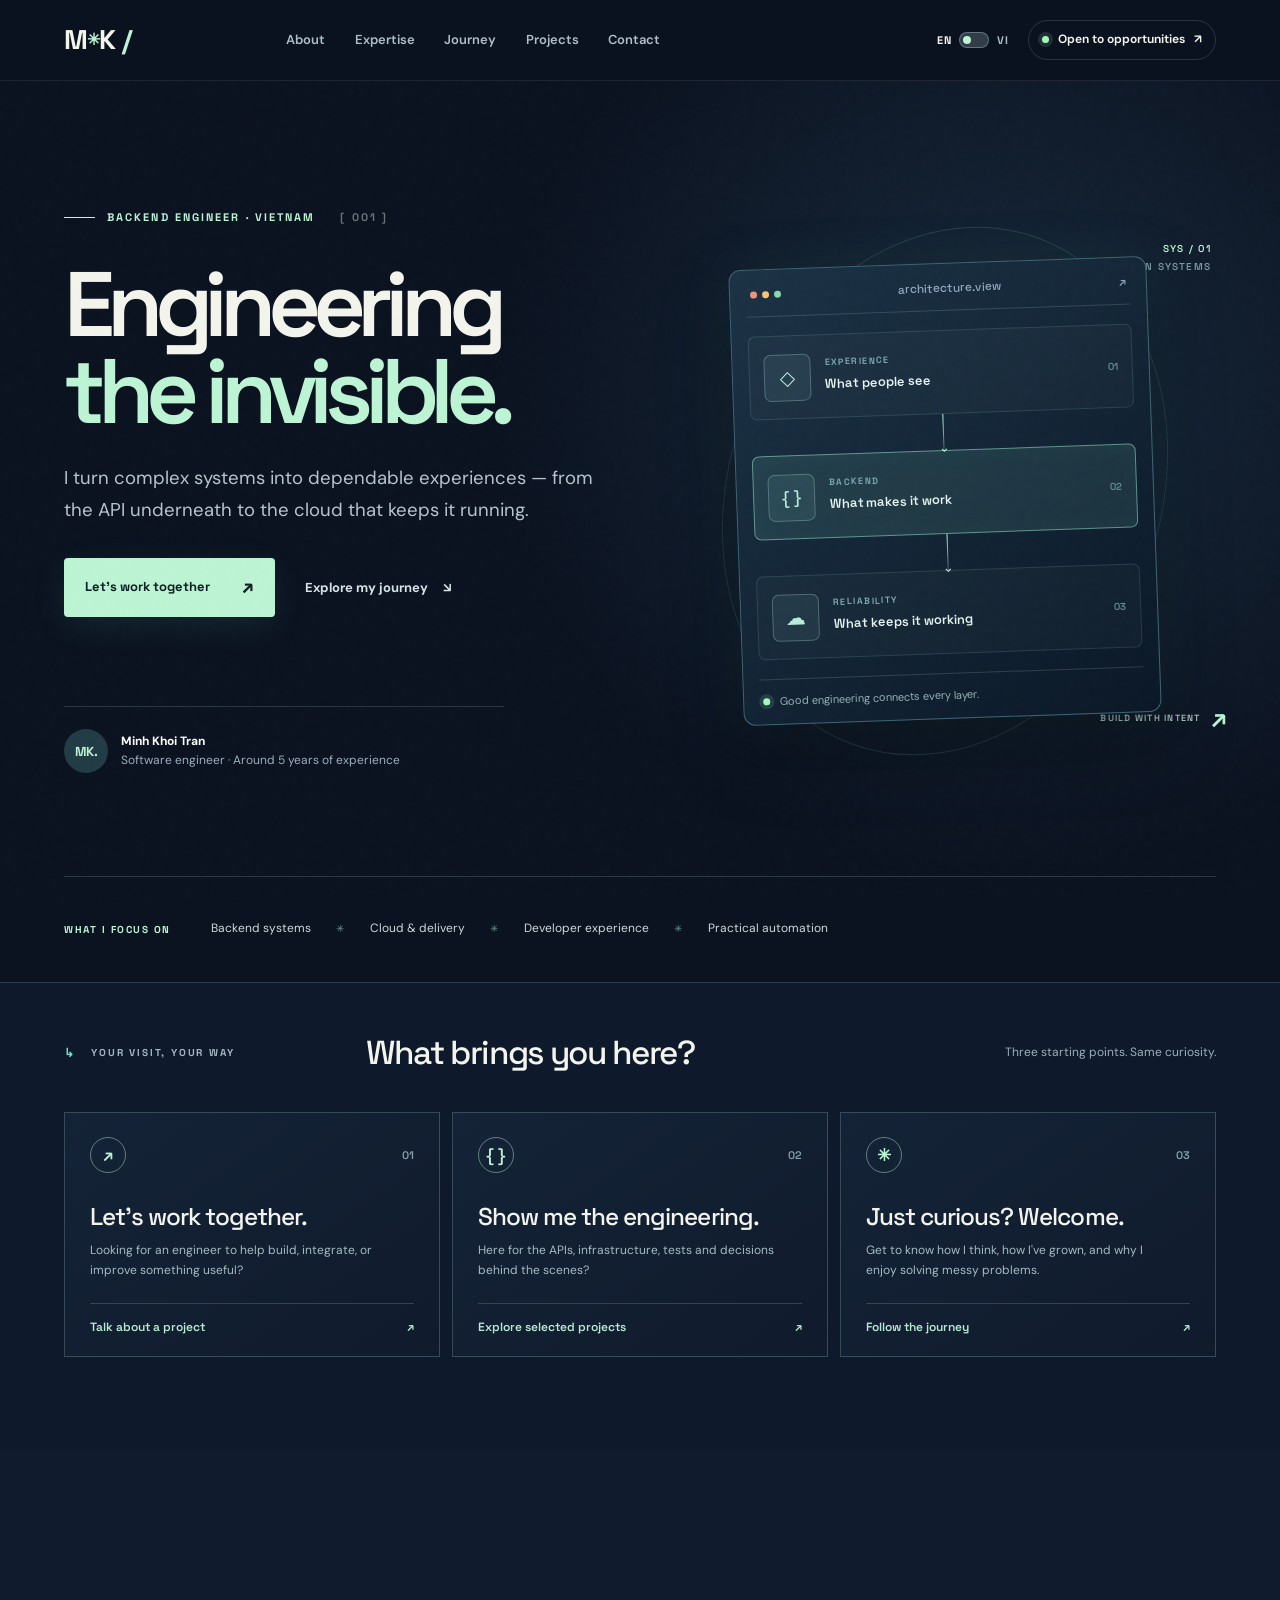
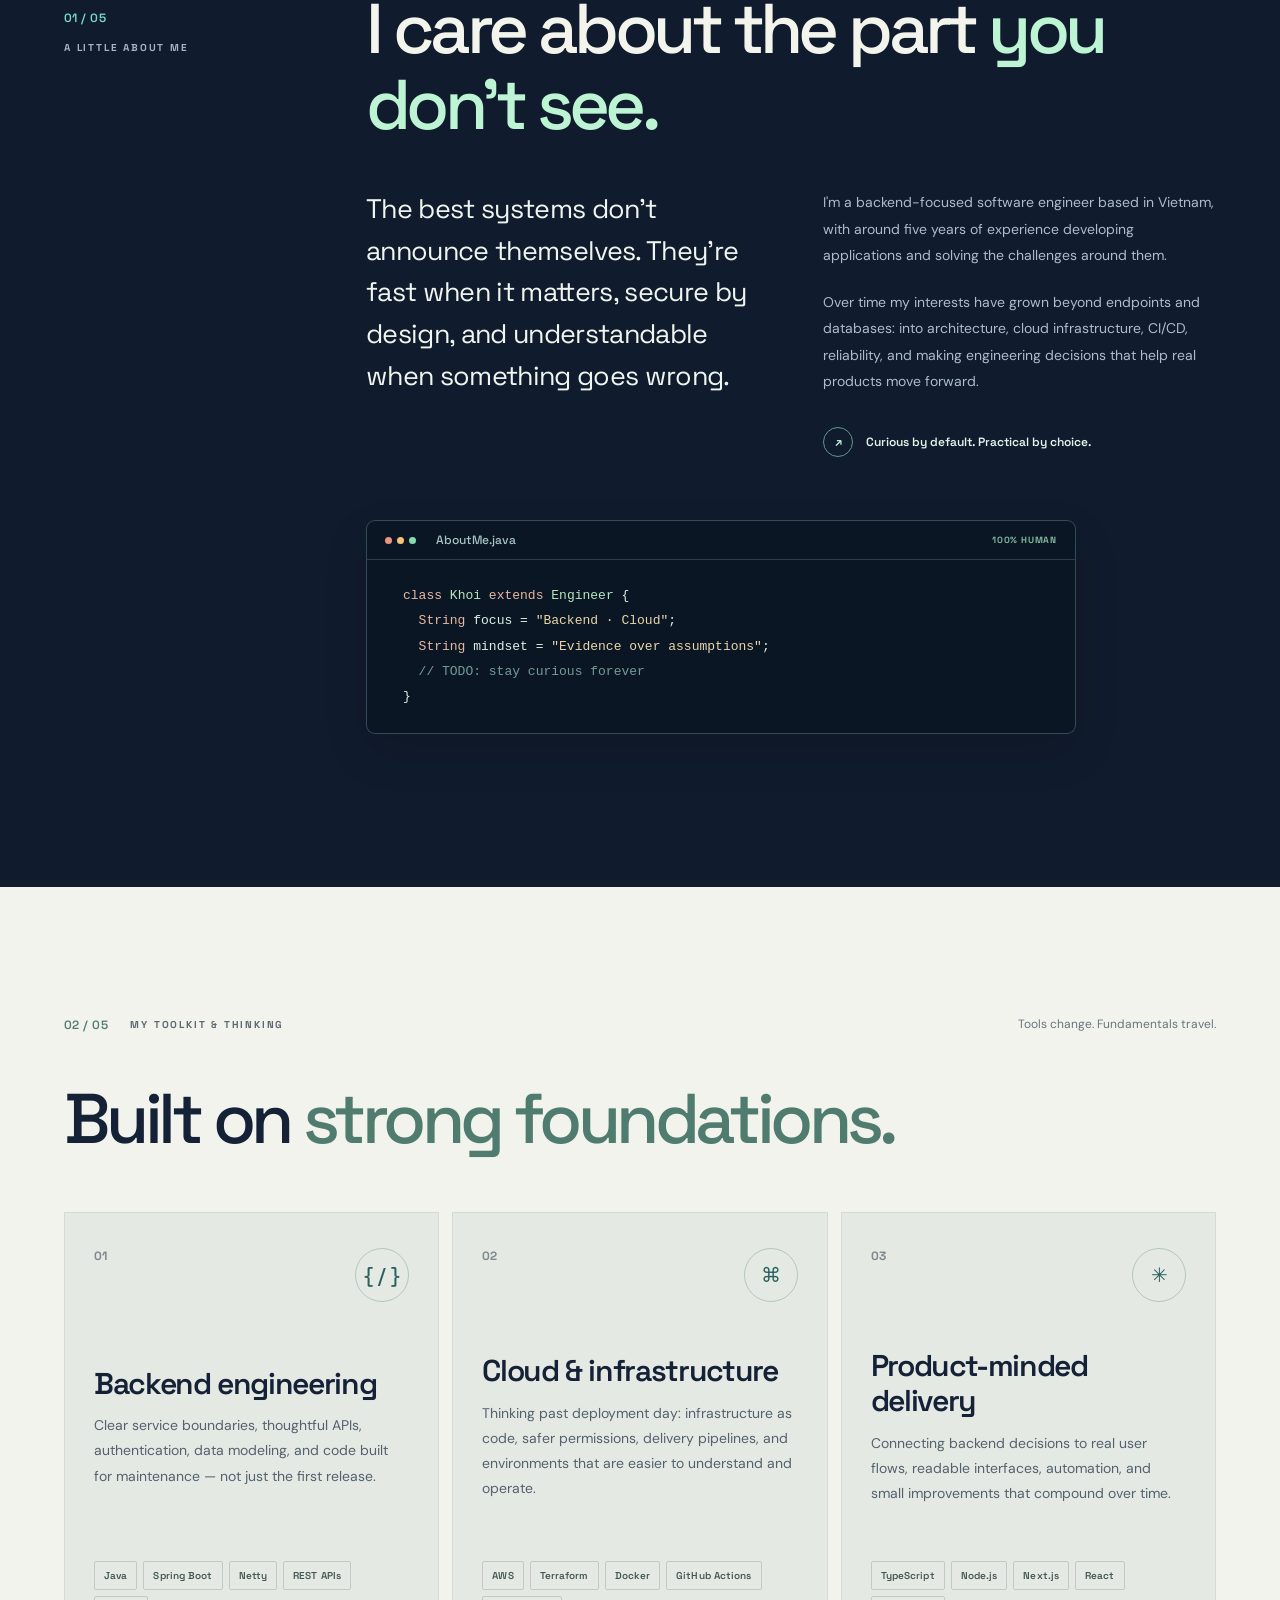
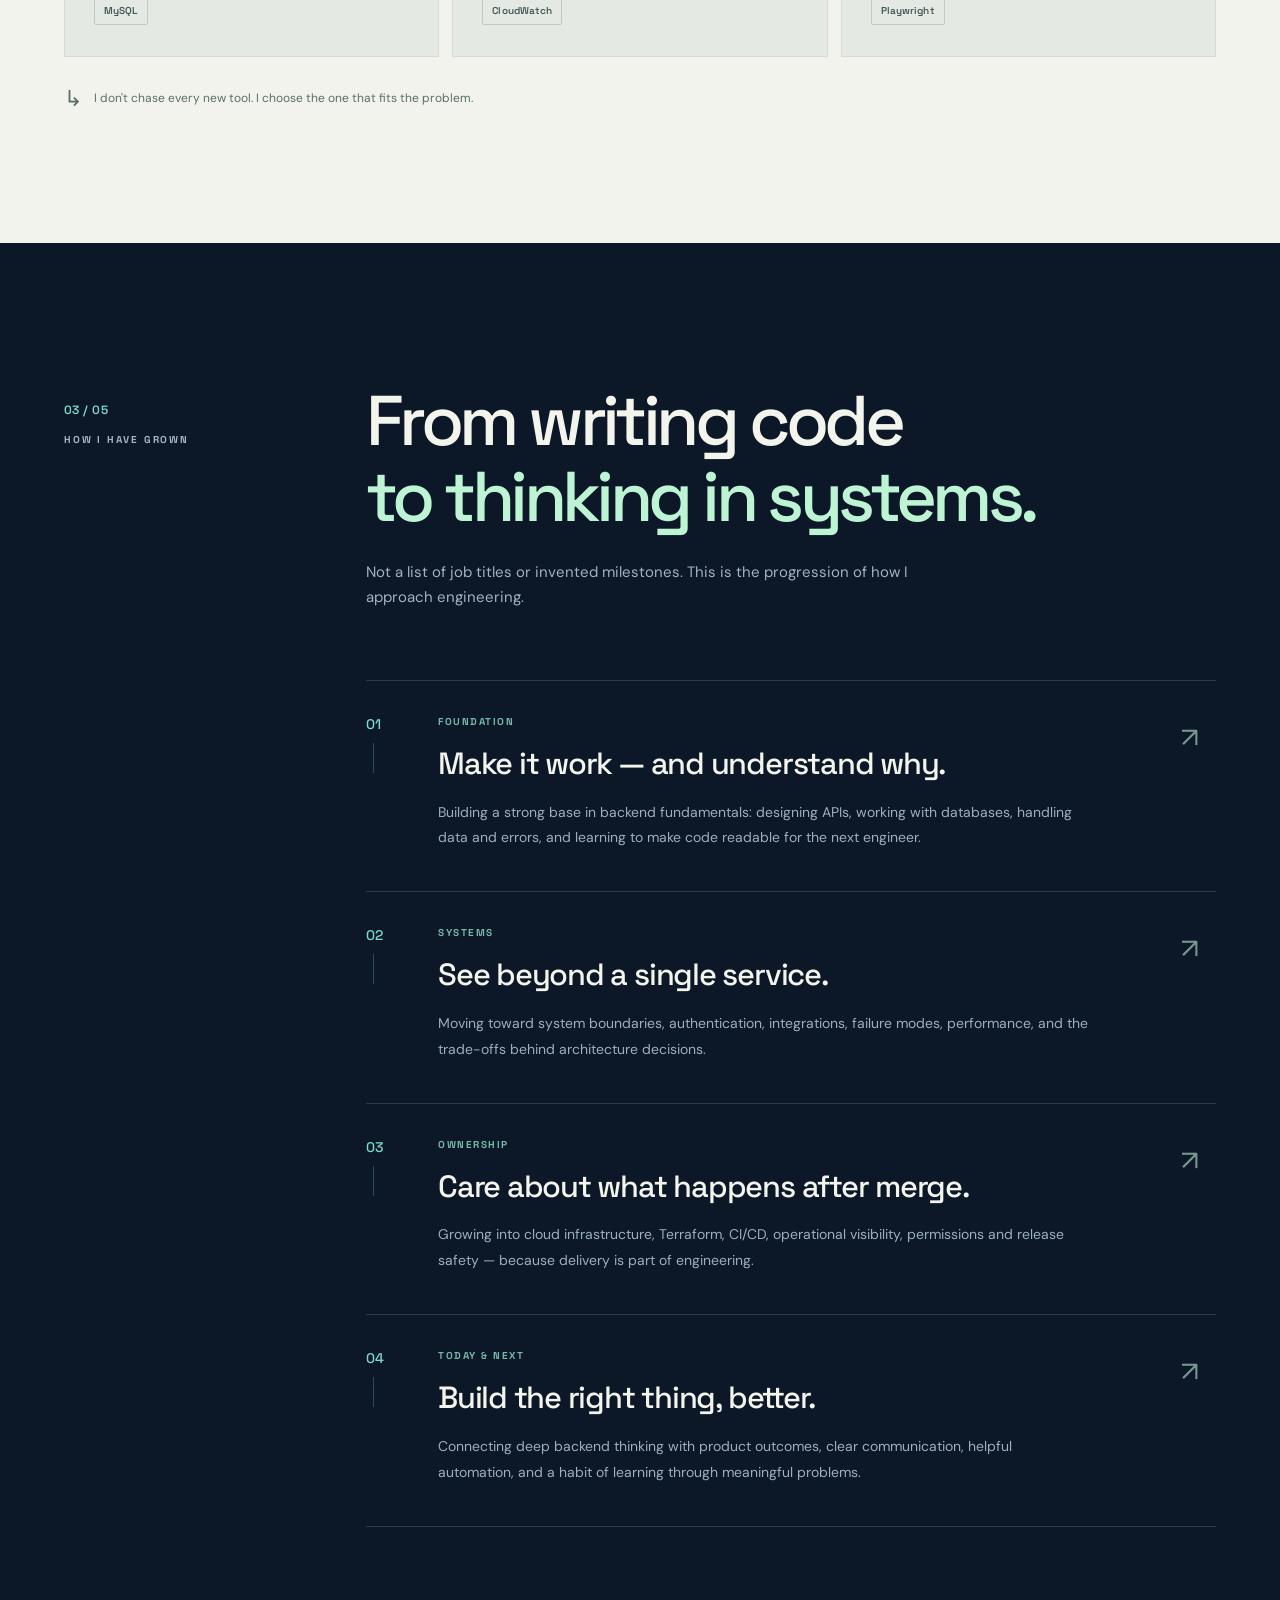
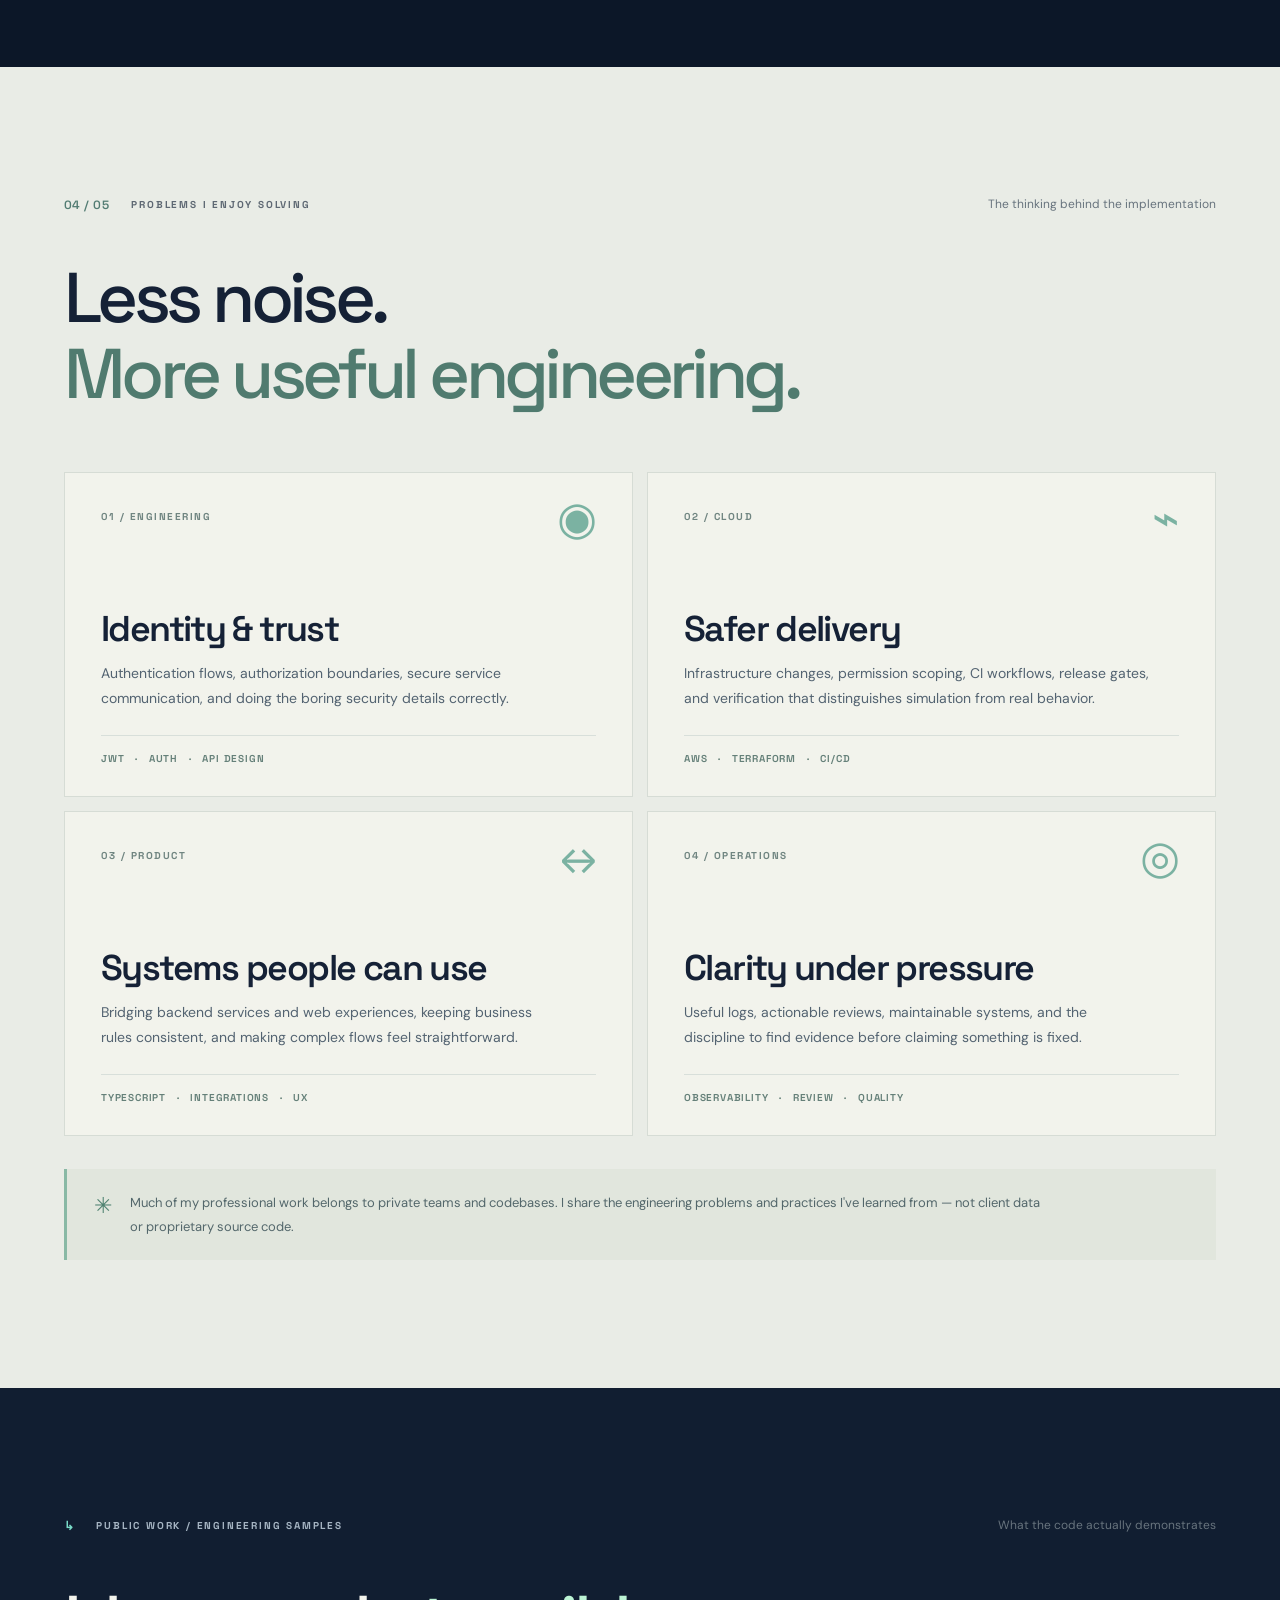
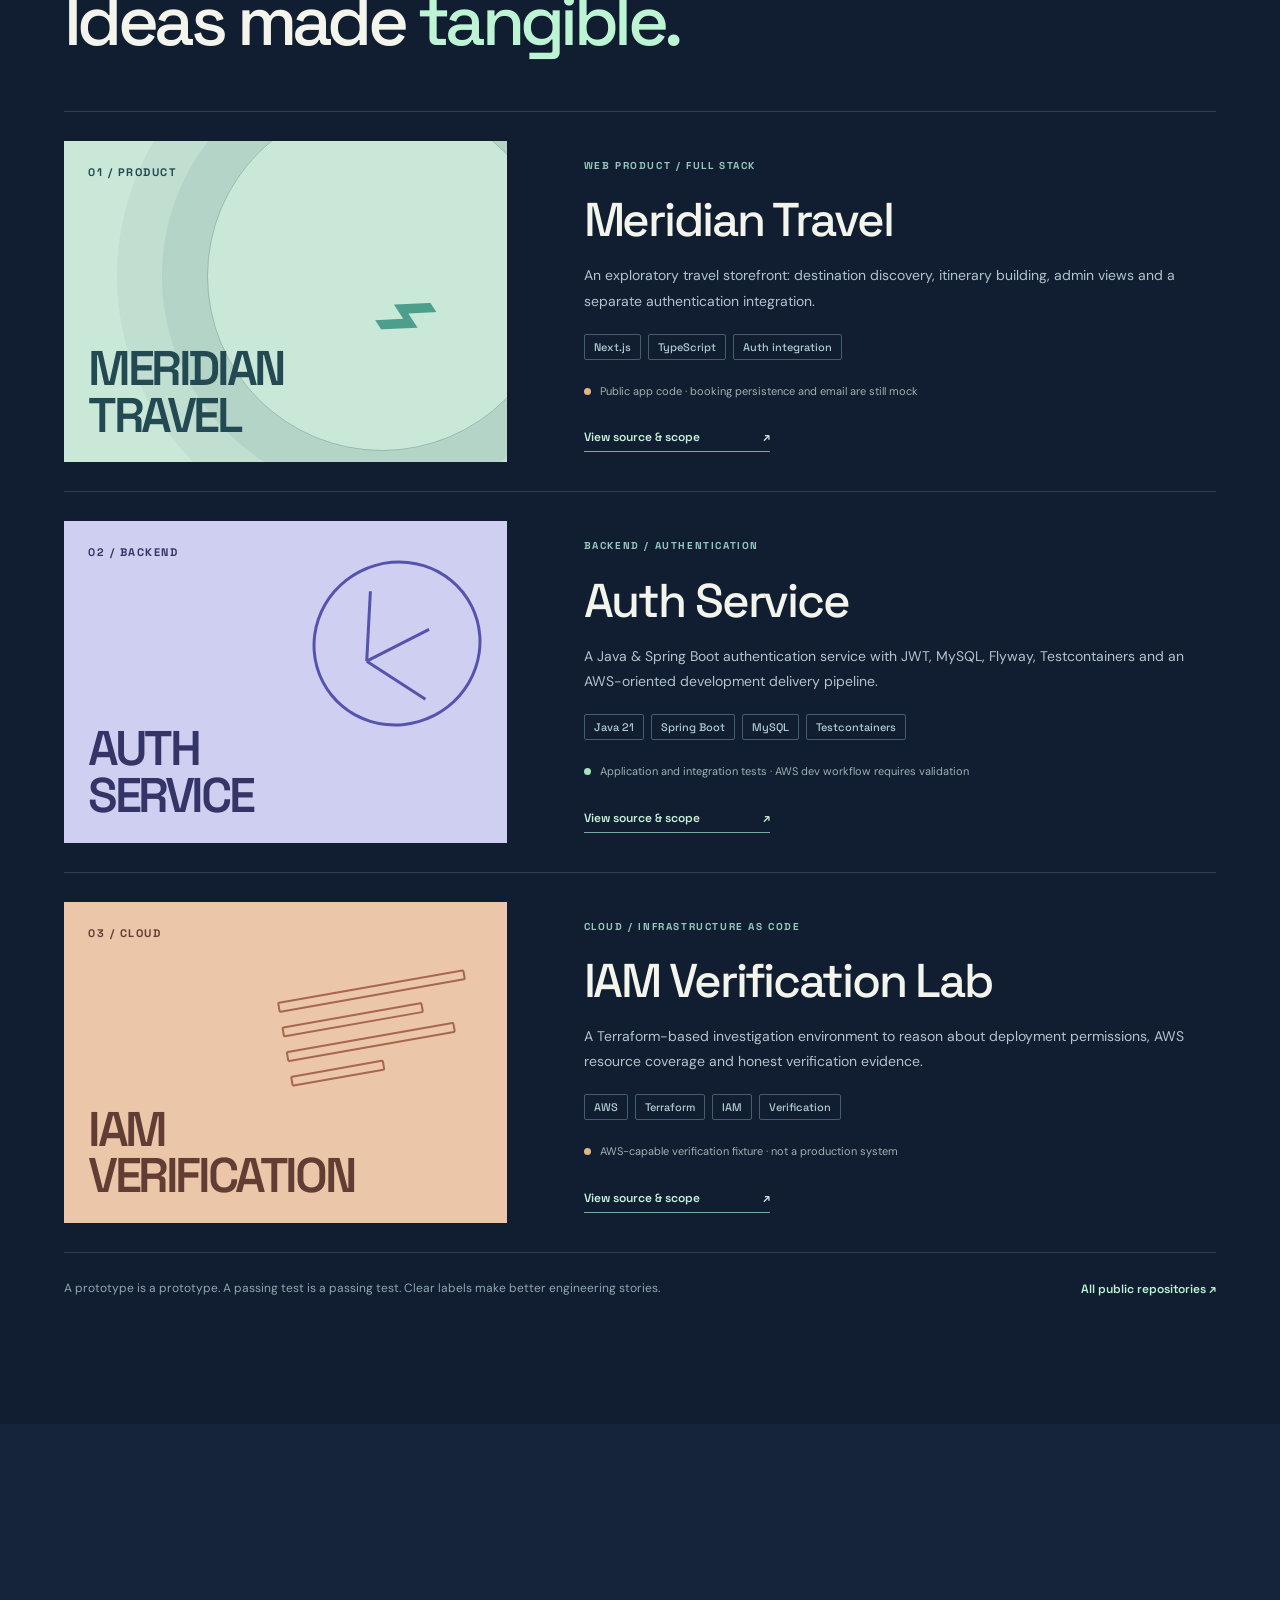
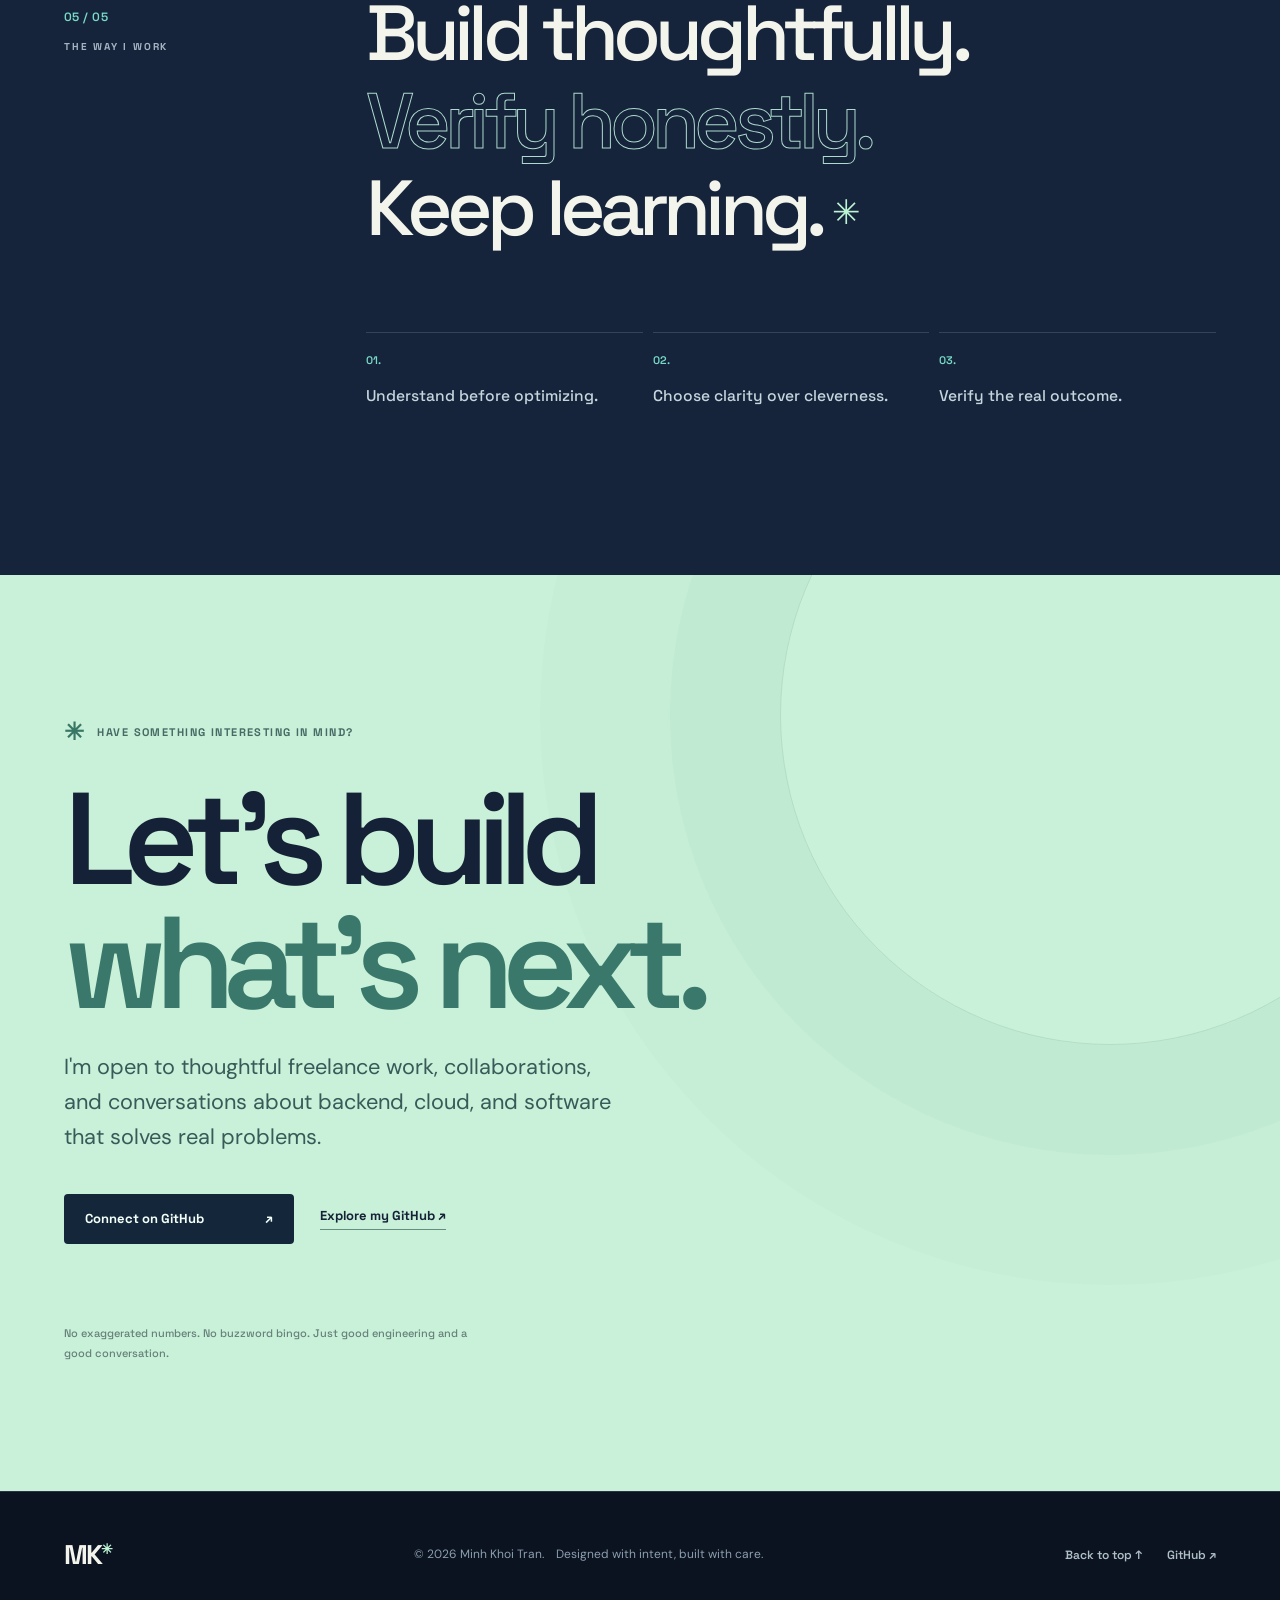
<file: docs/index.html>
<!doctype html>
<html lang="en">
<head>
  <meta charset="utf-8">
  <meta name="viewport" content="width=device-width, initial-scale=1">
  <meta name="theme-color" content="#0b1220">
  <meta name="color-scheme" content="dark">
  <meta name="author" content="Minh Khoi Tran">
  <meta name="description" content="Minh Khoi Tran — backend and software engineer in Vietnam. Nearly five years building APIs, reliable systems, cloud infrastructure, and thoughtful digital products.">
  <meta property="og:type" content="website">
  <meta property="og:site_name" content="Minh Khoi · Software Engineer">
  <meta property="og:title" content="Minh Khoi — Engineering the invisible">
  <meta property="og:description" content="Backend engineering, systems thinking, cloud infrastructure and an ongoing journey of building software that lasts.">
  <meta property="og:url" content="https://trminhkhoi76-code.github.io/trminhkhoi76-code/">
  <meta property="og:image" content="https://trminhkhoi76-code.github.io/trminhkhoi76-code/assets/social-preview.svg">
  <meta name="twitter:card" content="summary_large_image">
  <meta name="twitter:title" content="Minh Khoi — Engineering the invisible">
  <meta name="twitter:description" content="Backend engineer. Systems thinker. Always building, always learning.">
  <link rel="canonical" href="https://trminhkhoi76-code.github.io/trminhkhoi76-code/">
  <link rel="icon" type="image/svg+xml" href="./assets/favicon.svg">
  <link rel="preconnect" href="https://fonts.googleapis.com">
  <link rel="preconnect" href="https://fonts.gstatic.com" crossorigin>
  <link href="https://fonts.googleapis.com/css2?family=DM+Sans:wght@400;500;600;700&family=Space+Grotesk:wght@400;500;600;700&display=swap" rel="stylesheet">
  <link rel="stylesheet" href="./styles.css">
  <script src="./app.js" defer></script>
  <title>Minh Khoi Tran — Backend & Software Engineer</title>
</head>
<body>
  <a class="skip-link" href="#main" data-i18n="skip">Skip to content</a>
  <div class="read-progress" id="read-progress" aria-hidden="true"></div>
  <div class="noise" aria-hidden="true"></div>

  <header class="site-header" id="header">
    <div class="shell header-inner">
      <a class="brand" href="#top" aria-label="Minh Khoi — Back to top"><span class="brand-symbol">M<span>✳</span>K</span><span class="brand-slash">/</span></a>
      <nav class="main-nav" id="main-nav" aria-label="Main navigation">
        <a href="#about" data-i18n="nav_about">About</a>
        <a href="#expertise" data-i18n="nav_expertise">Expertise</a>
        <a href="#journey" data-i18n="nav_journey">Journey</a>
        <a href="#projects" data-i18n="nav_projects">Projects</a>
        <a href="#contact" data-i18n="nav_contact">Contact</a>
      </nav>
      <div class="header-actions">
        <button class="language-toggle" id="language-toggle" type="button" aria-label="Switch language to Vietnamese" title="Switch language"><span class="lang-current">EN</span><span class="toggle-track" aria-hidden="true"><span></span></span><span class="lang-next">VI</span></button>
        <a class="header-contact" href="#contact"><span class="status-dot"></span><span data-i18n="nav_available">Open to opportunities</span><span aria-hidden="true">↗</span></a>
        <button class="menu-toggle" id="menu-toggle" type="button" aria-expanded="false" aria-controls="main-nav" aria-label="Open navigation"><span></span><span></span></button>
      </div>
    </div>
  </header>

  <main id="main">
    <section class="hero section" id="top" aria-labelledby="hero-title">
      <div class="shell hero-grid">
        <div class="hero-copy">
          <div class="eyebrow hero-eyebrow"><span class="eyebrow-rule"></span><span data-i18n="hero_eyebrow">BACKEND ENGINEER · VIETNAM</span><span class="eyebrow-index">[ 001 ]</span></div>
          <h1 id="hero-title"><span data-i18n="hero_line1">Engineering</span><br><em data-i18n="hero_line2">the invisible.</em></h1>
          <p class="hero-subtitle" data-i18n="hero_subtitle">I turn complex systems into dependable experiences — from the API underneath to the cloud that keeps it running.</p>
          <div class="hero-actions">
            <a class="button button-primary" href="#contact"><span data-i18n="hero_cta">Let's work together</span><span class="button-arrow" aria-hidden="true">↗</span></a>
            <a class="text-link" href="#journey"><span data-i18n="hero_secondary">Explore my journey</span><span aria-hidden="true">↘</span></a>
          </div>
          <div class="hero-note"><div class="avatar-mark" aria-hidden="true">MK.</div><p><strong data-i18n="hero_note_strong">Minh Khoi Tran</strong><span data-i18n="hero_note">Software engineer · Around 5 years of experience</span></p></div>
        </div>
        <div class="hero-visual" aria-label="Illustration: connected layers of a software system">
          <div class="visual-grid" aria-hidden="true"></div>
          <div class="visual-orbit orbit-a" aria-hidden="true"></div>
          <div class="visual-orbit orbit-b" aria-hidden="true"></div>
          <div class="floating-index" aria-hidden="true">SYS / 01<br><span>THINK IN SYSTEMS</span></div>
          <div class="system-card">
            <div class="system-card-top"><span class="traffic-lights"><i></i><i></i><i></i></span><span>architecture.view</span><span>↗</span></div>
            <div class="system-content">
              <div class="system-layer" data-layer="01"><span class="layer-icon layer-client" aria-hidden="true">◇</span><div><small data-i18n="visual_1_label">EXPERIENCE</small><strong data-i18n="visual_1">What people see</strong></div><span class="layer-state">01</span></div>
              <div class="connector" aria-hidden="true"><span></span></div>
              <div class="system-layer layer-highlight" data-layer="02"><span class="layer-icon layer-api" aria-hidden="true">{ }</span><div><small data-i18n="visual_2_label">BACKEND</small><strong data-i18n="visual_2">What makes it work</strong></div><span class="layer-state">02</span></div>
              <div class="connector" aria-hidden="true"><span></span></div>
              <div class="system-layer" data-layer="03"><span class="layer-icon layer-cloud" aria-hidden="true">☁</span><div><small data-i18n="visual_3_label">RELIABILITY</small><strong data-i18n="visual_3">What keeps it working</strong></div><span class="layer-state">03</span></div>
            </div>
            <div class="system-card-foot"><span class="live-pulse"></span><span data-i18n="visual_foot">Good engineering connects every layer.</span></div>
          </div>
          <div class="visual-corner" aria-hidden="true"><span>BUILD WITH INTENT</span><span class="visual-corner-arrow">↗</span></div>
        </div>
      </div>
      <div class="shell hero-bottom">
        <span class="caption-label" data-i18n="focus_label">WHAT I FOCUS ON</span>
        <div class="focus-list"><span data-i18n="focus_1">Backend systems</span><i aria-hidden="true">✳</i><span data-i18n="focus_2">Cloud & delivery</span><i aria-hidden="true">✳</i><span data-i18n="focus_3">Developer experience</span><i aria-hidden="true">✳</i><span data-i18n="focus_4">Practical automation</span></div>
      </div>
    </section>


    <section class="section section-paths" id="paths" aria-labelledby="paths-title">
      <div class="shell">
        <div class="paths-heading reveal">
          <div><span class="section-number">↳</span><span class="section-tag" data-i18n="paths_tag">YOUR VISIT, YOUR WAY</span></div>
          <h2 id="paths-title" data-i18n="paths_title">What brings you here?</h2>
          <p data-i18n="paths_intro">Three starting points. Same curiosity.</p>
        </div>
        <div class="paths-grid">
          <a class="path-card reveal" href="#contact">
            <span class="path-top"><span class="path-icon" aria-hidden="true">↗</span><span class="path-number">01</span></span>
            <strong data-i18n="path1_title">Let's work together.</strong>
            <span class="path-description" data-i18n="path1_desc">Looking for an engineer to help build, integrate, or improve something useful?</span>
            <span class="path-link"><span data-i18n="path1_link">Talk about a project</span><span aria-hidden="true">↗</span></span>
          </a>
          <a class="path-card reveal" href="#projects">
            <span class="path-top"><span class="path-icon" aria-hidden="true">{ }</span><span class="path-number">02</span></span>
            <strong data-i18n="path2_title">Show me the engineering.</strong>
            <span class="path-description" data-i18n="path2_desc">Here for the APIs, infrastructure, tests and decisions behind the scenes?</span>
            <span class="path-link"><span data-i18n="path2_link">Explore selected projects</span><span aria-hidden="true">↗</span></span>
          </a>
          <a class="path-card reveal" href="#journey">
            <span class="path-top"><span class="path-icon" aria-hidden="true">✳</span><span class="path-number">03</span></span>
            <strong data-i18n="path3_title">Just curious? Welcome.</strong>
            <span class="path-description" data-i18n="path3_desc">Get to know how I think, how I've grown, and why I enjoy solving messy problems.</span>
            <span class="path-link"><span data-i18n="path3_link">Follow the journey</span><span aria-hidden="true">↗</span></span>
          </a>
        </div>
      </div>
    </section>

    <section class="section section-about" id="about" aria-labelledby="about-title">
      <div class="shell section-grid">
        <div class="section-side reveal"><span class="section-number">01 / 05</span><span class="section-tag" data-i18n="about_tag">A LITTLE ABOUT ME</span></div>
        <div class="section-main">
          <h2 class="section-headline reveal" id="about-title"><span data-i18n="about_h1">I care about the part</span> <span class="accent-text" data-i18n="about_h2">you don't see.</span></h2>
          <div class="about-columns">
            <p class="lead reveal" data-i18n="about_lead">The best systems don't announce themselves. They're fast when it matters, secure by design, and understandable when something goes wrong.</p>
            <div class="about-detail reveal">
              <p data-i18n="about_p1">I'm a backend-focused software engineer based in Vietnam, with around five years of experience developing applications and solving the challenges around them.</p>
              <p data-i18n="about_p2">Over time my interests have grown beyond endpoints and databases: into architecture, cloud infrastructure, CI/CD, reliability, and making engineering decisions that help real products move forward.</p>
              <div class="about-signature"><span class="signature-mark" aria-hidden="true">↗</span><span data-i18n="about_signature">Curious by default. Practical by choice.</span></div>
            </div>
          </div>

          <div class="about-code reveal" aria-label="A short Java-inspired introduction">
            <div class="about-code-header"><span class="traffic-lights" aria-hidden="true"><i></i><i></i><i></i></span><span>AboutMe.java</span><span class="code-label">100% HUMAN</span></div>
            <pre><code><span class="syntax-key">class</span> <span class="syntax-type">Khoi</span> <span class="syntax-key">extends</span> <span class="syntax-type">Engineer</span> {
  <span class="syntax-key">String</span> focus = <span class="syntax-string">"Backend · Cloud"</span>;
  <span class="syntax-key">String</span> mindset = <span class="syntax-string">"Evidence over assumptions"</span>;
  <span class="syntax-comment">// TODO: stay curious forever</span>
}</code></pre>
          </div>
        </div>
      </div>
    </section>

    <section class="section section-expertise" id="expertise" aria-labelledby="expertise-title">
      <div class="shell">
        <div class="section-top reveal"><div><span class="section-number">02 / 05</span><span class="section-tag" data-i18n="expertise_tag">MY TOOLKIT & THINKING</span></div><span class="section-top-right" data-i18n="expertise_top">Tools change. Fundamentals travel.</span></div>
        <h2 class="section-headline expertise-title reveal" id="expertise-title"><span data-i18n="expertise_h1">Built on</span> <span class="accent-text" data-i18n="expertise_h2">strong foundations.</span></h2>
        <div class="expertise-grid">
          <article class="expertise-card reveal">
            <div class="card-top"><span class="card-index">01</span><span class="card-glyph" aria-hidden="true">{ / }</span></div>
            <div><h3 data-i18n="exp1_title">Backend engineering</h3><p data-i18n="exp1_body">Clear service boundaries, thoughtful APIs, authentication, data modeling, and code built for maintenance — not just the first release.</p></div>
            <div class="tech-list"><span>Java</span><span>Spring Boot</span><span>Netty</span><span>REST APIs</span><span>MySQL</span></div>
          </article>
          <article class="expertise-card reveal">
            <div class="card-top"><span class="card-index">02</span><span class="card-glyph" aria-hidden="true">⌘</span></div>
            <div><h3 data-i18n="exp2_title">Cloud & infrastructure</h3><p data-i18n="exp2_body">Thinking past deployment day: infrastructure as code, safer permissions, delivery pipelines, and environments that are easier to understand and operate.</p></div>
            <div class="tech-list"><span>AWS</span><span>Terraform</span><span>Docker</span><span>GitHub Actions</span><span>CloudWatch</span></div>
          </article>
          <article class="expertise-card reveal">
            <div class="card-top"><span class="card-index">03</span><span class="card-glyph" aria-hidden="true">✳</span></div>
            <div><h3 data-i18n="exp3_title">Product-minded delivery</h3><p data-i18n="exp3_body">Connecting backend decisions to real user flows, readable interfaces, automation, and small improvements that compound over time.</p></div>
            <div class="tech-list"><span>TypeScript</span><span>Node.js</span><span>Next.js</span><span>React</span><span>Playwright</span></div>
          </article>
        </div>
        <p class="expertise-footnote reveal"><span aria-hidden="true">↳</span><span data-i18n="expertise_note">I don't chase every new tool. I choose the one that fits the problem.</span></p>
      </div>
    </section>

    <section class="section section-journey" id="journey" aria-labelledby="journey-title">
      <div class="shell section-grid">
        <div class="section-side reveal"><span class="section-number">03 / 05</span><span class="section-tag" data-i18n="journey_tag">HOW I HAVE GROWN</span></div>
        <div class="section-main">
          <h2 class="section-headline reveal" id="journey-title"><span data-i18n="journey_h1">From writing code</span><br><span class="accent-text" data-i18n="journey_h2">to thinking in systems.</span></h2>
          <p class="section-intro reveal" data-i18n="journey_intro">Not a list of job titles or invented milestones. This is the progression of how I approach engineering.</p>
          <div class="journey-list">
            <article class="journey-item reveal"><div class="journey-index">01<span class="journey-line"></span></div><div><div class="journey-meta" data-i18n="journey_phase1">FOUNDATION</div><h3 data-i18n="journey_1_title">Make it work — and understand why.</h3><p data-i18n="journey_1_body">Building a strong base in backend fundamentals: designing APIs, working with databases, handling data and errors, and learning to make code readable for the next engineer.</p></div><span class="journey-icon" aria-hidden="true">↗</span></article>
            <article class="journey-item reveal"><div class="journey-index">02<span class="journey-line"></span></div><div><div class="journey-meta" data-i18n="journey_phase2">SYSTEMS</div><h3 data-i18n="journey_2_title">See beyond a single service.</h3><p data-i18n="journey_2_body">Moving toward system boundaries, authentication, integrations, failure modes, performance, and the trade-offs behind architecture decisions.</p></div><span class="journey-icon" aria-hidden="true">↗</span></article>
            <article class="journey-item reveal"><div class="journey-index">03<span class="journey-line"></span></div><div><div class="journey-meta" data-i18n="journey_phase3">OWNERSHIP</div><h3 data-i18n="journey_3_title">Care about what happens after merge.</h3><p data-i18n="journey_3_body">Growing into cloud infrastructure, Terraform, CI/CD, operational visibility, permissions and release safety — because delivery is part of engineering.</p></div><span class="journey-icon" aria-hidden="true">↗</span></article>
            <article class="journey-item reveal"><div class="journey-index">04<span class="journey-line"></span></div><div><div class="journey-meta" data-i18n="journey_phase4">TODAY & NEXT</div><h3 data-i18n="journey_4_title">Build the right thing, better.</h3><p data-i18n="journey_4_body">Connecting deep backend thinking with product outcomes, clear communication, helpful automation, and a habit of learning through meaningful problems.</p></div><span class="journey-icon" aria-hidden="true">↗</span></article>
          </div>
        </div>
      </div>
    </section>

    <section class="section section-work" id="work" aria-labelledby="work-title">
      <div class="shell">
        <div class="section-top reveal"><div><span class="section-number">04 / 05</span><span class="section-tag" data-i18n="work_tag">PROBLEMS I ENJOY SOLVING</span></div><span class="section-top-right" data-i18n="work_top">The thinking behind the implementation</span></div>
        <h2 class="section-headline reveal" id="work-title"><span data-i18n="work_h1">Less noise.</span><br><span class="accent-text" data-i18n="work_h2">More useful engineering.</span></h2>
        <div class="work-grid">
          <article class="work-card reveal"><span class="work-shape" aria-hidden="true">◉</span><span class="work-label">01 / ENGINEERING</span><h3 data-i18n="work1_title">Identity & trust</h3><p data-i18n="work1_body">Authentication flows, authorization boundaries, secure service communication, and doing the boring security details correctly.</p><div class="work-keywords">JWT <span>·</span> AUTH <span>·</span> API DESIGN</div></article>
          <article class="work-card reveal"><span class="work-shape" aria-hidden="true">⌁</span><span class="work-label">02 / CLOUD</span><h3 data-i18n="work2_title">Safer delivery</h3><p data-i18n="work2_body">Infrastructure changes, permission scoping, CI workflows, release gates, and verification that distinguishes simulation from real behavior.</p><div class="work-keywords">AWS <span>·</span> TERRAFORM <span>·</span> CI/CD</div></article>
          <article class="work-card reveal"><span class="work-shape" aria-hidden="true">↔</span><span class="work-label">03 / PRODUCT</span><h3 data-i18n="work3_title">Systems people can use</h3><p data-i18n="work3_body">Bridging backend services and web experiences, keeping business rules consistent, and making complex flows feel straightforward.</p><div class="work-keywords">TYPESCRIPT <span>·</span> INTEGRATIONS <span>·</span> UX</div></article>
          <article class="work-card reveal"><span class="work-shape" aria-hidden="true">◎</span><span class="work-label">04 / OPERATIONS</span><h3 data-i18n="work4_title">Clarity under pressure</h3><p data-i18n="work4_body">Useful logs, actionable reviews, maintainable systems, and the discipline to find evidence before claiming something is fixed.</p><div class="work-keywords">OBSERVABILITY <span>·</span> REVIEW <span>·</span> QUALITY</div></article>
        </div>
        <div class="private-note reveal"><span class="private-note-icon" aria-hidden="true">✳</span><p data-i18n="work_privacy">Much of my professional work belongs to private teams and codebases. I share the engineering problems and practices I've learned from — not client data or proprietary source code.</p></div>
      </div>
    </section>


    <section class="section section-projects" id="projects" aria-labelledby="projects-title">
      <div class="shell">
        <div class="section-top reveal"><div><span class="section-number">↳</span><span class="section-tag" data-i18n="projects_tag">PUBLIC WORK / ENGINEERING SAMPLES</span></div><span class="section-top-right" data-i18n="projects_top">What the code actually demonstrates</span></div>
        <h2 class="section-headline reveal" id="projects-title"><span data-i18n="projects_h1">Ideas made</span> <span class="accent-text" data-i18n="projects_h2">tangible.</span></h2>
        <div class="projects-list">
          <article class="project-row reveal">
            <div class="project-art art-travel" aria-hidden="true"><div class="art-travel-arc"></div><span class="art-small">01 / PRODUCT</span><span class="art-travel-icon">⌁</span><span class="art-bottom">MERIDIAN<br>TRAVEL</span></div>
            <div class="project-info"><span class="project-category" data-i18n="project1_category">WEB PRODUCT / FULL STACK</span><h3>Meridian Travel</h3><p data-i18n="project1_body">An exploratory travel storefront: destination discovery, itinerary building, admin views and a separate authentication integration.</p><div class="project-chips"><span>Next.js</span><span>TypeScript</span><span>Auth integration</span></div><p class="project-status"><span class="status-indicator status-demo"></span><span data-i18n="project1_status">Public app code · booking persistence and email are still mock</span></p><a class="project-link" href="https://github.com/trminhkhoi76-code/meridian-travel-atlas" target="_blank" rel="noopener noreferrer"><span data-i18n="project_source">View source & scope</span><span aria-hidden="true">↗</span></a></div>
          </article>
          <article class="project-row reveal">
            <div class="project-art art-auth" aria-hidden="true"><span class="art-small">02 / BACKEND</span><div class="auth-symbol"><span></span><span></span><span></span></div><span class="art-bottom">AUTH<br>SERVICE</span></div>
            <div class="project-info"><span class="project-category" data-i18n="project2_category">BACKEND / AUTHENTICATION</span><h3>Auth Service</h3><p data-i18n="project2_body">A Java & Spring Boot authentication service with JWT, MySQL, Flyway, Testcontainers and an AWS-oriented development delivery pipeline.</p><div class="project-chips"><span>Java 21</span><span>Spring Boot</span><span>MySQL</span><span>Testcontainers</span></div><p class="project-status"><span class="status-indicator status-app"></span><span data-i18n="project2_status">Application and integration tests · AWS dev workflow requires validation</span></p><a class="project-link" href="https://github.com/trminhkhoi76-code/auth-service" target="_blank" rel="noopener noreferrer"><span data-i18n="project_source">View source & scope</span><span aria-hidden="true">↗</span></a></div>
          </article>
          <article class="project-row reveal">
            <div class="project-art art-iac" aria-hidden="true"><span class="art-small">03 / CLOUD</span><div class="iac-lines"><i></i><i></i><i></i><i></i></div><span class="art-bottom">IAM<br>VERIFICATION</span></div>
            <div class="project-info"><span class="project-category" data-i18n="project3_category">CLOUD / INFRASTRUCTURE AS CODE</span><h3>IAM Verification Lab</h3><p data-i18n="project3_body">A Terraform-based investigation environment to reason about deployment permissions, AWS resource coverage and honest verification evidence.</p><div class="project-chips"><span>AWS</span><span>Terraform</span><span>IAM</span><span>Verification</span></div><p class="project-status"><span class="status-indicator status-demo"></span><span data-i18n="project3_status">AWS-capable verification fixture · not a production system</span></p><a class="project-link" href="https://github.com/trminhkhoi76-code/verify-iam-policies" target="_blank" rel="noopener noreferrer"><span data-i18n="project_source">View source & scope</span><span aria-hidden="true">↗</span></a></div>
          </article>
        </div>
        <div class="projects-footer reveal"><p data-i18n="projects_note">A prototype is a prototype. A passing test is a passing test. Clear labels make better engineering stories.</p><a href="https://github.com/trminhkhoi76-code?tab=repositories" target="_blank" rel="noopener noreferrer"><span data-i18n="projects_all">All public repositories</span> ↗</a></div>
      </div>
    </section>

    <section class="section section-approach" id="approach" aria-labelledby="approach-title">
      <div class="shell section-grid">
        <div class="section-side reveal"><span class="section-number">05 / 05</span><span class="section-tag" data-i18n="approach_tag">THE WAY I WORK</span></div>
        <div class="section-main">
          <h2 class="approach-quote reveal" id="approach-title"><span data-i18n="approach_quote_1">Build thoughtfully.</span><br><span class="outline-text" data-i18n="approach_quote_2">Verify honestly.</span><br><span data-i18n="approach_quote_3">Keep learning.</span><span class="quote-star" aria-hidden="true">✳</span></h2>
          <div class="principles reveal">
            <div><span>01.</span><strong data-i18n="principle_1">Understand before optimizing.</strong></div>
            <div><span>02.</span><strong data-i18n="principle_2">Choose clarity over cleverness.</strong></div>
            <div><span>03.</span><strong data-i18n="principle_3">Verify the real outcome.</strong></div>
          </div>
        </div>
      </div>
    </section>

    <section class="section section-contact" id="contact" aria-labelledby="contact-title">
      <div class="shell contact-shell">
        <div class="contact-top reveal"><span class="contact-spark" aria-hidden="true">✳</span><span data-i18n="contact_eyebrow">HAVE SOMETHING INTERESTING IN MIND?</span></div>
        <h2 class="contact-title reveal" id="contact-title"><span data-i18n="contact_h1">Let's build</span><br><em data-i18n="contact_h2">what's next.</em></h2>
        <p class="contact-copy reveal" data-i18n="contact_body">I'm open to thoughtful freelance work, collaborations, and conversations about backend, cloud, and software that solves real problems.</p>
        <div class="contact-actions reveal"><a class="button button-light" href="https://github.com/trminhkhoi76-code" target="_blank" rel="noopener noreferrer"><span data-i18n="contact_cta">Connect on GitHub</span><span aria-hidden="true">↗</span></a><a class="contact-subtle" href="https://github.com/trminhkhoi76-code?tab=repositories" target="_blank" rel="noopener noreferrer"><span data-i18n="contact_secondary">Explore my GitHub</span> ↗</a></div>
        <p class="contact-note" data-i18n="contact_note">No exaggerated numbers. No buzzword bingo. Just good engineering and a good conversation.</p>
      </div>
    </section>
  </main>

  <footer class="site-footer">
    <div class="shell footer-inner">
      <a href="#top" class="footer-logo" aria-label="Back to top">MK<span>✳</span></a>
      <p><span>© <span id="year">2026</span> Minh Khoi Tran.</span> <span data-i18n="footer_note">Designed with intent, built with care.</span></p>
      <div class="footer-links"><a href="#top" data-i18n="footer_top">Back to top ↑</a><a href="https://github.com/trminhkhoi76-code" target="_blank" rel="noopener noreferrer">GitHub ↗</a></div>
    </div>
  </footer>
</body>
</html>
</file>
<file: docs/styles.css>
/* Minh Khoi / Engineering the Invisible — static, dependency-free portfolio */
:root {
  --bg: #0b1220;
  --navy: #101b2d;
  --navy-2: #162337;
  --text: #f3f4ec;
  --muted: #a9b8c6;
  --mint: #bcf4d4;
  --cyan: #79dbc8;
  --orange: #e9aa83;
  --paper: #e9ece6;
  --paper-2: #f2f3ec;
  --ink: #152136;
  --ink-muted: #506071;
  --border: rgba(211, 233, 238, .16);
  --shell: 1320px;
  --gutter: clamp(22px, 5vw, 86px);
  --font-display: "Space Grotesk", "Segoe UI", Arial, sans-serif;
  --font-body: "DM Sans", "Segoe UI", Arial, sans-serif;
  scroll-behavior: smooth;
}
*, *::before, *::after { box-sizing: border-box; }
html { scroll-padding-top: 85px; }
body { margin: 0; min-width: 320px; background: var(--bg); color: var(--text); font-family: var(--font-body); font-size: 16px; line-height: 1.65; -webkit-font-smoothing: antialiased; }
body.menu-open { overflow: hidden; }
::selection { background: var(--mint); color: var(--ink); }
button, a { -webkit-tap-highlight-color: transparent; }
a { color: inherit; text-decoration: none; }
button { font: inherit; }
a:focus-visible, button:focus-visible { outline: 3px solid var(--cyan); outline-offset: 4px; }
img, svg { max-width: 100%; }
h1,h2,h3,h4,p { margin-top: 0; }
h1,h2,h3 { font-family: var(--font-display); letter-spacing: -.045em; }
.skip-link { position: fixed; left: 20px; top: -80px; z-index: 999; padding: 10px 20px; color: var(--ink); background: var(--mint); }
.skip-link:focus { top: 12px; }
.noise { position: fixed; inset: 0; pointer-events: none; opacity: .025; z-index: 25; background-image: url("data:image/svg+xml,%3Csvg viewBox='0 0 160 160' xmlns='http://www.w3.org/2000/svg'%3E%3Cfilter id='n'%3E%3CfeTurbulence type='fractalNoise' baseFrequency='.75' numOctaves='3' stitchTiles='stitch'/%3E%3C/filter%3E%3Crect width='100%25' height='100%25' filter='url(%23n)' opacity='.6'/%3E%3C/svg%3E"); }
.read-progress { position: fixed; height: 3px; left: 0; top: 0; width: 0; z-index: 120; background: linear-gradient(90deg, var(--cyan), var(--mint)); transition: width .1s linear; pointer-events: none; }
.shell { width: min(100% - var(--gutter)*2, var(--shell)); margin-inline: auto; }
.section { position: relative; }
.site-header { position: sticky; top: 0; z-index: 100; height: 81px; border-bottom: 1px solid rgba(204,225,238,.1); background: rgba(11, 18, 32, .87); -webkit-backdrop-filter: blur(16px); backdrop-filter: blur(16px); }
.site-header.scrolled { border-bottom-color: rgba(204,225,238,.2); box-shadow: 0 4px 18px rgba(0,0,0,.08); }
.header-inner { height: 100%; display: flex; align-items: center; gap: clamp(20px,3vw,45px); }
.brand { display: inline-flex; align-items: center; gap: 6px; font: 700 27px/.9 var(--font-display); letter-spacing: -.105em; flex-shrink: 0; }
.brand-symbol span { font-size: 16px; display: inline-block; color: var(--mint); transform: translateY(-4px); margin: 0 2px; }
.brand-slash { margin-left: 2px; color: var(--mint); }
.main-nav { display: flex; align-items: center; gap: clamp(16px,2.3vw,35px); margin-inline: auto; }
.main-nav a { font-size: 13px; font-weight: 600; color: #aebfca; transition: color .2s; white-space: nowrap; }
.main-nav a:hover,.main-nav a.active { color: var(--mint); }
.header-actions { margin-left: auto; display: flex; align-items: center; gap: 20px; }
.language-toggle { display: flex; align-items: center; gap: 8px; color: #aebfca; font-family: var(--font-display); font-size: 11px; font-weight: 700; letter-spacing: .04em; background: transparent; border: 0; padding: 8px 0; cursor: pointer; }
.language-toggle .lang-current { color: var(--text); }
.toggle-track { display: flex; align-items: center; width: 30px; height: 16px; padding: 3px; border-radius: 20px; background: rgba(197,232,231,.21); border: 1px solid rgba(197,232,231,.33); }
.toggle-track span { width: 8px; height: 8px; border-radius: 50%; background: var(--mint); transform: translateX(0); transition: transform .2s; }
.language-toggle.is-vi .toggle-track span { transform: translateX(14px); }
.language-toggle.is-vi .lang-current { color: #aebfca; }
.language-toggle.is-vi .lang-next { color: var(--text); }
.header-contact { border: 1px solid var(--border); border-radius: 40px; padding: 9px 13px; display: flex; align-items: center; gap: 9px; font-size: 12px; font-weight: 650; white-space: nowrap; transition: background .2s, border-color .2s; }
.header-contact:hover { background: rgba(188,244,212,.08); border-color: var(--mint); }
.status-dot,.live-pulse { width: 7px; height: 7px; display: inline-block; background: #a6f7bf; border-radius: 50%; box-shadow: 0 0 0 4px rgba(166,247,191,.13); flex-shrink: 0; }
.menu-toggle { width: 38px; height: 38px; background: none; border: 1px solid var(--border); border-radius: 7px; display: none; flex-direction: column; align-items: center; justify-content: center; gap: 6px; cursor: pointer; }
.menu-toggle span { display: block; height: 2px; width: 18px; background: white; border-radius: 10px; transition: transform .2s; }
.menu-toggle[aria-expanded="true"] span:first-child { transform: translateY(4px) rotate(45deg); }
.menu-toggle[aria-expanded="true"] span:last-child { transform: translateY(-4px) rotate(-45deg); }
.hero { padding: clamp(75px,10vw,145px) 0 0; overflow: hidden; background: radial-gradient(ellipse 55% 74% at 78% 35%, #182a3c 0%, #0b1220 72%), #0b1220; }
.hero-grid { min-height: 605px; display: grid; grid-template-columns: minmax(0,1.05fr) minmax(390px,.95fr); gap: 20px; align-items: center; padding-bottom: clamp(70px,8vw,128px); }
.hero-copy { position: relative; z-index: 5; }
.eyebrow { display: flex; align-items: center; gap: 12px; color: var(--mint); font: 700 11px/1.5 var(--font-display); letter-spacing: .19em; }
.eyebrow-rule { width: 31px; height: 1px; background: currentColor; }
.eyebrow-index { color: rgba(231,246,242,.43); margin-left: 13px; }
.hero h1 { font-size: clamp(63px,7.15vw,113px); font-weight: 600; line-height: .96; margin: 35px 0 27px; letter-spacing: -.09em; }
.hero h1 em { color: var(--mint); font-style: normal; }
.hero-subtitle { font-size: clamp(17px,1.45vw,20px); color: #b6c4ce; max-width: 540px; line-height: 1.7; margin-bottom: 32px; }
.hero-actions { display: flex; align-items: center; gap: 30px; flex-wrap: wrap; }
.button { display: inline-flex; gap: 24px; align-items: center; justify-content: space-between; border: none; border-radius: 4px; padding: 16px 21px; font: 700 13px/1.4 var(--font-display); transition: transform .2s, background .2s, box-shadow .2s; }
.button:hover { transform: translateY(-3px); }
.button-primary { color: #0e2124; background: var(--mint); min-width: 211px; box-shadow: 0 9px 36px rgba(126, 240, 202,.09); }
.button-primary:hover { background: #dcffe7; box-shadow: 0 11px 36px rgba(126, 240, 202,.17); }
.button-arrow { font-size: 19px; }
.text-link { font-size: 13px; font-weight: 700; color: #d5e4e9; display: inline-flex; align-items: center; gap: 15px; }
.text-link:hover { color: var(--mint); }
.hero-note { border-top: 1px solid var(--border); margin-top: clamp(55px,7vw,103px); max-width: 440px; padding-top: 22px; display: flex; align-items: center; gap: 13px; }
.avatar-mark { width: 44px; height: 44px; border-radius: 50%; display: grid; place-items: center; background: #223c46; color: var(--mint); font: 700 13px var(--font-display); }
.hero-note p { margin: 0; font-size: 12px; line-height: 1.6; }
.hero-note strong,.hero-note span { display: block; }
.hero-note strong { color: #fff; font-weight: 700; }
.hero-note span { color: #9daebe; }
.hero-visual { position: relative; min-height: 540px; margin-left: -5px; display: flex; align-items: center; justify-content: center; }
.visual-grid { inset: 25px 0; position: absolute; opacity: .25; background: linear-gradient(rgba(157,221,216,.16) 1px,transparent 1px),linear-gradient(90deg,rgba(157,221,216,.16) 1px,transparent 1px); background-size: 40px 40px; -webkit-mask-image: radial-gradient(ellipse,black 15%,transparent 72%); mask-image: radial-gradient(ellipse,black 15%,transparent 72%); }
.visual-orbit { position: absolute; border: 1px solid rgba(160,229,212,.15); border-radius: 50%; pointer-events: none; }
.orbit-a { width: 540px; height: 540px; transform: rotate(20deg) scaleX(.8); }
.orbit-b { width: 390px; height: 390px; transform: rotate(40deg) scaleX(.78); border-style: dashed; border-color: rgba(160,229,212,.11); }
.floating-index { position: absolute; top: 19px; right: 5px; font: 600 10px/1.8 var(--font-display); letter-spacing: .13em; color: var(--mint); text-align: right; }
.floating-index span { color: #7d98a2; letter-spacing: .12em; }
.system-card { position: relative; z-index: 2; width: min(100%, 418px); border-radius: 12px; border: 1px solid #3d6574; background: linear-gradient(140deg,rgba(28,51,70,.97),rgba(11,24,39,.98)); padding: 16px 16px 0; box-shadow: 0 28px 70px rgba(0,0,0,.35),0 0 60px rgba(108,216,188,.08); transform: rotate(-2deg); transition: transform .5s; }
.hero-visual:hover .system-card { transform: rotate(0) translateY(-5px); }
.system-card-top { display: flex; align-items: center; justify-content: space-between; padding: 0 4px 14px; border-bottom: 1px solid var(--border); font: 500 12px var(--font-display); color: #91a7bc; }
.traffic-lights { display: flex; gap: 5px; }
.traffic-lights i { display: block; width: 7px; height: 7px; border-radius: 50%; background: #63808f; }
.traffic-lights i:first-child { background: #ec957e; }
.traffic-lights i:nth-child(2) { background: #f5c575; }
.traffic-lights i:last-child { background: #87d9af; }
.system-content { padding: 19px 0; }
.system-layer { background: rgba(255,255,255,.025); border: 1px solid rgba(175,222,218,.14); border-radius: 7px; display: flex; align-items: center; gap: 14px; padding: 14px; min-height: 84px; }
.layer-highlight { background: rgba(163,247,216,.095); border-color: rgba(163,247,216,.49); box-shadow: 0 0 30px rgba(127,238,206,.04) inset; }
.layer-icon { border: 1px solid rgba(190,235,226,.28); color: #b8ebdb; background: rgba(160,220,221,.08); width: 47px; height: 47px; border-radius: 7px; flex-shrink: 0; display: grid; place-items: center; font: 500 20px var(--font-display); }
.layer-api { font-size: 17px; }
.system-layer div { min-width: 0; }
.system-layer small { display: block; color: #80aeb7; font: 600 9px var(--font-display); letter-spacing: .16em; margin-bottom: 2px; }
.system-layer strong { color: #e5f4ef; font: 600 13px var(--font-display); }
.layer-state { color: #648b94; font: 600 10px var(--font-display); margin-left: auto; }
.connector { height: 36px; width: 1px; background: linear-gradient(var(--mint),rgba(188,244,212,.27)); margin: 0 auto; position: relative; }
.connector::after { content: "⌄"; position: absolute; color: var(--mint); bottom: -8px; left: -4px; font-size: 13px; }
.system-card-foot { border-top: 1px solid var(--border); padding: 12px 3px 14px; display: flex; align-items: center; gap: 10px; color: #96b0b6; font-size: 11px; }
.visual-corner { position: absolute; right: -12px; bottom: 26px; display: flex; align-items: center; gap: 10px; font: 600 9px var(--font-display); letter-spacing: .14em; color: #adc9c8; }
.visual-corner-arrow { color: var(--mint); font-size: 26px; }
.hero-bottom { min-height: 106px; border-top: 1px solid rgba(198,224,233,.18); display: flex; align-items: center; gap: 40px; padding-block: 25px; }
.caption-label { font: 700 10px var(--font-display); color: var(--mint); white-space: nowrap; letter-spacing: .15em; }
.focus-list { display: flex; align-items: center; gap: clamp(11px,2vw,27px); flex-wrap: wrap; font-size: 12px; color: #cbd9dd; }
.focus-list i { color: #719991; font-size: 10px; font-style: normal; }
.section-grid { display: grid; grid-template-columns: minmax(175px,.28fr) minmax(0,1fr); gap: clamp(25px,5vw,74px); }
.section-side { display: flex; flex-direction: column; gap: 14px; align-items: flex-start; padding-top: 19px; }
.section-number { color: var(--cyan); font: 600 12px var(--font-display); letter-spacing: .04em; }
.section-tag { color: #a6b5c3; font: 700 10px/1.6 var(--font-display); letter-spacing: .18em; }
.section-headline { font-size: clamp(42px,5.5vw,83px); font-weight: 500; line-height: 1.08; margin-bottom: 46px; letter-spacing: -.065em; }
.accent-text { color: var(--mint); }
.section-about { background: #101b2d; padding: clamp(90px,11vw,160px) 0 clamp(110px,12vw,180px); }
.about-columns { display: grid; grid-template-columns: 1fr 1fr; gap: clamp(35px,5vw,90px); }
.about-columns p { margin-bottom: 20px; }
.about-columns .lead { color: #eff5f0; font-size: clamp(20px,2.1vw,28px); font-family: var(--font-display); font-weight: 400; line-height: 1.55; letter-spacing: -.025em; }
.about-detail { color: #acbdc9; font-size: 14px; line-height: 1.9; }
.about-signature { display: flex; align-items: center; gap: 13px; padding-top: 12px; color: #dff5e9; font: 600 12px var(--font-display); }
.signature-mark { color: var(--mint); border: 1px solid #5d998c; width: 30px; height: 30px; border-radius: 50%; display: grid; place-items: center; }
.section-expertise { padding: clamp(94px,10vw,145px) 0 125px; background: var(--paper-2); color: var(--ink); }
.section-top { display: flex; justify-content: space-between; align-items: center; gap: 20px; }
.section-top > div { display: flex; align-items: center; gap: 22px; }
.section-expertise .section-number,.section-work .section-number { color: #527c73; }
.section-expertise .section-tag,.section-work .section-tag { color: #5e6873; }
.section-top-right { color: #68747e; font-size: 12px; }
.section-expertise .section-headline { margin-top: 46px; margin-bottom: 55px; }
.section-expertise .accent-text,.section-work .accent-text { color: #507b6f; }
.expertise-grid { display: grid; grid-template-columns: repeat(3,minmax(0,1fr)); gap: 13px; }
.expertise-card { padding: 35px 29px 31px; background: #e5e9e3; border: 1px solid #d6dbd3; min-height: 445px; display: flex; flex-direction: column; gap: 24px; justify-content: space-between; transition: transform .25s, box-shadow .25s, background .25s; }
.expertise-card:hover { transform: translateY(-7px); background: #f8f9f4; box-shadow: 0 20px 35px rgba(34,52,54,.08); }
.card-top { display: flex; align-items: flex-start; justify-content: space-between; }
.card-index { font: 700 12px var(--font-display); color: #7d898e; }
.card-glyph { display: grid; place-items: center; color: #2a615c; width: 54px; height: 54px; border: 1px solid #b2c7bf; border-radius: 50%; font: 500 20px var(--font-display); }
.expertise-card h3 { margin-bottom: 12px; font-size: clamp(23px,2.35vw,32px); font-weight: 600; line-height: 1.15; }
.expertise-card p { color: #52626e; margin: 0; font-size: 14px; line-height: 1.8; }
.tech-list { display: flex; flex-wrap: wrap; gap: 6px; margin-top: 8px; }
.tech-list span { border: 1px solid #c0cbc4; color: #425855; font: 600 10px var(--font-display); letter-spacing: .01em; border-radius: 2px; padding: 7px 9px; }
.expertise-footnote { margin: 24px 0 0; font-size: 12px; color: #587067; display: flex; align-items: center; gap: 12px; }
.expertise-footnote > span:first-child { font-size: 22px; }
.section-journey { padding: clamp(104px,11vw,170px) 0; background: #0c1728; }
.section-journey .section-headline { margin-bottom: 25px; }
.section-intro { max-width: 580px; color: #a1b2c1; font-size: 15px; margin-bottom: 70px; }
.journey-list { display: flex; flex-direction: column; }
.journey-item { display: grid; grid-template-columns: 50px minmax(0,1fr) 35px; gap: 22px; border-top: 1px solid var(--border); padding: 34px 0 40px; }
.journey-item:last-child { border-bottom: 1px solid var(--border); }
.journey-index { color: var(--cyan); font: 500 14px var(--font-display); display: flex; flex-direction: column; gap: 10px; }
.journey-line { height: 30px; width: 1px; background: rgba(121,219,200,.28); margin-left: 7px; }
.journey-meta { color: #77b8aa; font: 700 10px var(--font-display); letter-spacing: .15em; padding-bottom: 11px; }
.journey-item h3 { margin-bottom: 10px; font-size: clamp(22px,2.4vw,31px); font-weight: 500; letter-spacing: -.04em; }
.journey-item p { color: #9dafbe; font-size: 14px; line-height: 1.85; max-width: 650px; margin: 0; }
.journey-icon { font-size: 28px; color: #76988f; transform: rotate(0deg); transition: transform .2s, color .2s; }
.journey-item:hover .journey-icon { transform: translate(4px,-4px); color: var(--mint); }
.section-work { padding: clamp(90px,10vw,150px) 0 clamp(92px,10vw,135px); background: var(--paper); color: var(--ink); }
.section-work .section-headline { margin-top: 45px; margin-bottom: 60px; }
.work-grid { display: grid; grid-template-columns: 1fr 1fr; gap: 14px; }
.work-card { position: relative; min-height: 325px; padding: 37px 36px 29px; background: #f2f3ec; border: 1px solid #d6dcd5; display: flex; flex-direction: column; transition: background .25s; }
.work-card:hover { background: #f9faf5; }
.work-shape { position: absolute; top: 22px; right: 35px; font: 400 46px var(--font-display); line-height: 1; color: #7bb2a2; }
.work-label { font: 700 10px var(--font-display); letter-spacing: .15em; color: #708581; margin-bottom: auto; }
.work-card h3 { font-size: clamp(25px,2.8vw,38px); font-weight: 600; line-height: 1.1; margin: 34px 0 13px; }
.work-card p { max-width: 465px; color: #536371; font-size: 14px; line-height: 1.8; margin-bottom: 24px; }
.work-keywords { border-top: 1px solid #d8dfda; padding-top: 15px; color: #658079; font: 650 10px/1.6 var(--font-display); letter-spacing: .08em; }
.work-keywords span { padding-inline: 7px; }
.private-note { margin-top: 33px; display: flex; align-items: flex-start; gap: 18px; padding: 22px 27px; border-left: 3px solid #89b9a5; background: rgba(211,221,207,.42); }
.private-note-icon { color: #4f8271; font-size: 22px; margin-top: -3px; }
.private-note p { margin: 0; color: #53676b; font-size: 13px; max-width: 920px; line-height: 1.8; }
.section-approach { padding: clamp(120px,13vw,195px) 0; background: #15243a; }
.approach-quote { position: relative; font-size: clamp(46px,6.1vw,96px); line-height: 1.12; font-weight: 500; margin-bottom: 80px; letter-spacing: -.075em; }
.outline-text { -webkit-text-stroke: 1px #aedbcf; color: transparent; }
.quote-star { position: relative; top: -.33em; font-size: .43em; margin-left: .3em; color: var(--mint); }
.principles { display: grid; grid-template-columns: repeat(3,1fr); gap: 10px; }
.principles div { border-top: 1px solid var(--border); padding: 20px 12px 0 0; display: flex; flex-direction: column; gap: 18px; }
.principles div span { color: var(--cyan); font: 600 11px var(--font-display); }
.principles strong { color: #c6d6de; font: 500 clamp(13px,1.22vw,16px)/1.5 var(--font-display); }
.section-contact { padding: clamp(92px,11vw,168px) 0 clamp(92px,10vw,138px); background: #c9f1d9; color: var(--ink); overflow: hidden; }
.section-contact::before { content: ""; position: absolute; right: -160px; top: -190px; width: 660px; height: 660px; border: 1px solid rgba(39,85,79,.13); border-radius: 50%; box-shadow: 0 0 0 110px rgba(53,110,87,.035),0 0 0 240px rgba(53,110,87,.02); pointer-events: none; }
.contact-shell { position: relative; }
.contact-top { display: flex; align-items: center; gap: 12px; font: 700 11px var(--font-display); letter-spacing: .13em; color: #476a64; }
.contact-spark { font-size: 24px; color: #397666; }
.contact-title { margin: 30px 0 25px; font-size: clamp(66px,10.2vw,150px); font-weight: 600; line-height: .95; letter-spacing: -.09em; }
.contact-title em { font-style: normal; color: #39786b; }
.contact-copy { color: #385a58; max-width: 560px; font-size: clamp(17px,1.7vw,22px); line-height: 1.6; margin-bottom: 39px; }
.contact-actions { display: flex; flex-wrap: wrap; gap: 26px; align-items: center; }
.button-light { min-width: 230px; background: #14263a; color: #f3fff9; }
.button-light:hover { background: #274d4d; }
.contact-subtle { font: 700 13px var(--font-display); border-bottom: 1px solid #648d7b; padding-bottom: 5px; }
.contact-subtle:hover { color: #236e5d; }
.contact-note { margin: 80px 0 0; max-width: 430px; font: 500 11px/1.8 var(--font-display); color: #668179; }
.site-footer { background: #0b1220; border-top: 1px solid var(--border); }
.footer-inner { min-height: 125px; display: flex; align-items: center; justify-content: space-between; gap: 30px; }
.footer-logo { font: 700 27px var(--font-display); letter-spacing: -.07em; }
.footer-logo span { font-size: 14px; color: var(--mint); vertical-align: super; }
.footer-inner p { font-size: 12px; color: #8c9fae; margin: 0; display: flex; flex-wrap: wrap; gap: 5px 12px; }
.footer-links { display: flex; gap: 25px; font: 600 12px var(--font-display); color: #aebfc6; }
.footer-links a:hover { color: var(--mint); }
.reveal { opacity: 1; transform: none; }
.js-motion .reveal { opacity: 0; transform: translateY(22px); transition: opacity .65s ease, transform .65s cubic-bezier(.2,.75,.2,1); }
.js-motion .reveal.in-view { opacity: 1; transform: none; }
@media (max-width: 1100px) {
  .main-nav { gap: 17px; }
  .header-contact { display: none; }
  .hero-grid { grid-template-columns: minmax(0,1fr) minmax(315px,.82fr); }
  .hero h1 { font-size: clamp(62px,8vw,94px); }
  .hero-visual { margin-left: -20px; }
  .system-card { width: 350px; }
  .expertise-card { padding: 29px 23px; }
  .expertise-card h3 { font-size: 25px; }
}
@media (max-width: 800px) {
  :root { --gutter: 26px; }
  .site-header { height: 70px; }
  html { scroll-padding-top: 74px; }
  .main-nav { display: none; position: fixed; left: 0; right: 0; top: 69px; height: calc(100dvh - 69px); background: #0b1220; padding: 50px var(--gutter); flex-direction: column; align-items: flex-start; gap: 15px; overflow: auto; }
  .main-nav.open { display: flex; }
  .main-nav a { font: 500 30px var(--font-display); line-height: 1.35; padding: 9px; }
  .menu-toggle { display: flex; }
  .header-actions { gap: 18px; }
  .hero { padding-top: 80px; }
  .hero-grid { grid-template-columns: 1fr; gap: 5px; padding-bottom: 72px; }
  .hero h1 { font-size: clamp(62px,10.9vw,91px); }
  .hero-subtitle { max-width: 550px; }
  .hero-note { margin-top: 55px; }
  .hero-visual { margin-left: 0; min-height: 490px; }
  .visual-orbit.orbit-a { width: 480px; height: 480px; }
  .hero-bottom { flex-direction: column; align-items: flex-start; gap: 15px; }
  .section-grid { grid-template-columns: 1fr; gap: 35px; }
  .section-side { flex-direction: row; align-items: center; padding: 0; gap: 26px; }
  .section-about,.section-journey,.section-approach { padding-block: 100px; }
  .expertise-grid { grid-template-columns: 1fr; }
  .expertise-card { min-height: 255px; padding: 28px; display: grid; grid-template-columns: 68px 1fr; gap: 12px 18px; }
  .expertise-card .card-top { grid-row: span 2; flex-direction: column; justify-content: flex-start; gap: 25px; }
  .expertise-card .tech-list { grid-column: 2; }
  .expertise-card h3 { font-size: 29px; }
  .work-grid { grid-template-columns: 1fr 1fr; }
  .work-card { padding: 27px; }
  .work-shape { right: 24px; }
  .approach-quote { margin-bottom: 52px; }
}
@media (max-width: 560px) {
  :root { --gutter: 21px; }
  .header-actions { gap: 13px; }
  .language-toggle { gap: 5px; }
  .hero { padding-top: 67px; }
  .hero-grid { padding-bottom: 42px; }
  .hero h1 { font-size: clamp(53px,14vw,74px); margin-top: 27px; }
  .eyebrow { font-size: 10px; letter-spacing: .13em; }
  .eyebrow-index { display: none; }
  .hero-subtitle { font-size: 16px; }
  .hero-actions { gap: 22px; }
  .hero-note { margin-top: 50px; }
  .hero-visual { min-height: 395px; margin-inline: -5px; }
  .system-card { width: 92%; transform: rotate(-1deg); padding: 10px 10px 0; }
  .system-content { padding: 10px 0; }
  .system-layer { min-height: 68px; padding: 8px; }
  .system-layer strong { font-size: 11px; }
  .layer-icon { width: 39px; height: 39px; }
  .connector { height: 22px; }
  .visual-orbit.orbit-a { width: 320px; height: 320px; }
  .visual-orbit.orbit-b { width: 260px; height: 260px; }
  .floating-index { right: 7px; top: 10px; }
  .visual-corner { bottom: 0; }
  .hero-bottom { padding-block: 25px; }
  .focus-list { gap: 10px 12px; font-size: 11px; }
  .section-about,.section-journey,.section-approach { padding-block: 82px; }
  .section-expertise,.section-work { padding-block: 85px; }
  .section-headline { font-size: clamp(40px,11.6vw,61px); margin-bottom: 30px; }
  .section-top-right { display: none; }
  .about-columns { grid-template-columns: 1fr; gap: 13px; }
  .about-columns .lead { font-size: 22px; }
  .expertise-title { margin-top: 37px !important; }
  .expertise-card { display: flex; min-height: 390px; padding: 29px 25px; gap: 26px; }
  .expertise-card .card-top { flex-direction: row; }
  .expertise-card h3 { font-size: 28px; }
  .section-intro { margin-bottom: 48px; }
  .journey-item { grid-template-columns: 37px minmax(0,1fr); gap: 13px; padding: 30px 0; }
  .journey-item h3 { font-size: 23px; }
  .journey-icon { display: none; }
  .work-grid { grid-template-columns: 1fr; }
  .work-card { min-height: 285px; padding: 26px; }
  .work-card h3 { font-size: 31px; }
  .private-note { padding: 18px; }
  .approach-quote { font-size: clamp(41px,11vw,64px); margin-bottom: 45px; }
  .principles { grid-template-columns: 1fr; gap: 16px; }
  .principles div { gap: 8px; padding-top: 12px; }
  .principles strong { font-size: 15px; }
  .section-contact { padding-block: 95px; }
  .contact-title { font-size: clamp(65px,13.2vw,95px); }
  .contact-note { margin-top: 50px; }
  .footer-inner { padding-block: 28px; flex-direction: column; text-align: center; gap: 15px; }
  .footer-inner p { justify-content: center; }
}
@media (prefers-reduced-motion: reduce) {
  :root { scroll-behavior: auto; }
  *, *::before, *::after { animation-duration: .01ms !important; transition-duration: .01ms !important; scroll-behavior: auto !important; }
  .js-motion .reveal { opacity: 1; transform: none; }
}

/* Audience entry points — inspired by audience-first navigation, written originally */
.section-paths { background: #0e1a2b; padding: 43px 0 93px; border-top: 1px solid var(--border); }
.paths-heading { display: grid; grid-template-columns: minmax(0,.45fr) 1fr auto; align-items: center; gap: 25px; margin-bottom: 31px; }
.paths-heading > div { display: flex; align-items: center; gap: 17px; }
.paths-heading h2 { font-size: clamp(21px,2.6vw,35px); font-weight: 500; margin: 0; letter-spacing: -.04em; }
.paths-heading p { font-size: 12px; color: #9caebb; margin: 0; }
.paths-grid { display: grid; grid-template-columns: repeat(3,minmax(0,1fr)); gap: 12px; }
.path-card { min-height: 245px; display: flex; flex-direction: column; padding: 24px 25px 21px; border: 1px solid rgba(188,228,226,.22); background: linear-gradient(145deg,#142337,#101b2c); transition: background .25s, border-color .25s, box-shadow .25s; }
.path-card:hover,.path-card:focus-visible { border-color: var(--mint); background: #192e3d; box-shadow: 0 15px 25px rgba(0,0,0,.12); }
.path-top { display: flex; align-items: center; justify-content: space-between; margin-bottom: 30px; }
.path-icon { display: grid; place-items: center; width: 36px; height: 36px; border-radius: 50%; color: var(--mint); border: 1px solid rgba(188,244,212,.45); font: 600 17px var(--font-display); }
.path-number { color: #88a0a9; font: 600 11px var(--font-display); }
.path-card strong { font: 500 clamp(20px,1.9vw,26px)/1.14 var(--font-display); letter-spacing: -.04em; margin-bottom: 11px; }
.path-description { font-size: 12px; line-height: 1.65; color: #a5bbc4; max-width: 300px; margin-bottom: 22px; }
.path-link { color: #b8ead3; display: inline-flex; justify-content: space-between; align-items: center; gap: 10px; font: 600 12px var(--font-display); margin-top: auto; border-top: 1px solid rgba(188,228,226,.19); padding-top: 15px; }
.about-code { max-width: 710px; margin-top: 63px; border: 1px solid rgba(173,230,215,.25); border-radius: 9px; overflow: hidden; background: #0b1625; box-shadow: 0 18px 45px rgba(0,0,0,.12); }
.about-code-header { display: flex; align-items: center; gap: 20px; padding: 11px 18px; border-bottom: 1px solid rgba(173,230,215,.19); color: #a8c5c2; font: 500 12px var(--font-display); }
.code-label { margin-left: auto; font: 700 9px var(--font-display); letter-spacing: .09em; color: #7db79c; }
.about-code pre { margin: 0; padding: 23px clamp(16px,3vw,36px); overflow: auto; font: 13px/1.95 "Consolas","SFMono-Regular","Liberation Mono",monospace; color: #d9f1e6; }
.syntax-key { color: #e8b8a0; }
.syntax-type { color: #b7e6bf; }
.syntax-string { color: #e9d6a9; }
.syntax-comment { color: #729b96; }
.section-projects { background: #111e31; padding: clamp(90px,10vw,145px) 0 125px; }
.section-projects .section-headline { margin-top: 47px; margin-bottom: 52px; }
.projects-list { border-top: 1px solid var(--border); }
.project-row { padding: 29px 0; display: grid; grid-template-columns: minmax(260px,.7fr) minmax(0,1fr); gap: clamp(30px,6vw,105px); border-bottom: 1px solid var(--border); }
.project-art { min-height: 310px; padding: 24px; display: flex; flex-direction: column; justify-content: space-between; position: relative; overflow: hidden; }
.art-small { font: 700 11px var(--font-display); letter-spacing: .14em; position: relative; z-index: 2; }
.art-bottom { position: relative; z-index: 2; font: 600 clamp(31px,3.8vw,52px)/.96 var(--font-display); letter-spacing: -.07em; }
.art-travel { background: #c9e8d8; color: #234a52; }
.art-travel-arc { position: absolute; right: -50px; top: -40px; width: 350px; height: 350px; border: 1px solid rgba(35,74,82,.3); border-radius: 50%; box-shadow: 0 0 0 45px rgba(35,74,82,.08),0 0 0 90px rgba(35,74,82,.055); }
.art-travel-icon { position: absolute; right: 68px; top: 77px; font-size: 115px; color: #4d9f8d; transform: rotate(-33deg); }
.art-auth { background: #cfd0f1; color: #353467; }
.auth-symbol { position: absolute; width: 170px; height: 165px; right: 25px; top: 40px; border: 3px solid #5553ad; border-radius: 50%; transform: rotate(-27deg); }
.auth-symbol span { position: absolute; width: 70px; height: 3px; left: 47px; top: 50%; background: #5553ad; }
.auth-symbol span:nth-child(2) { transform: rotate(60deg); transform-origin: left; }
.auth-symbol span:nth-child(3) { transform: rotate(-60deg); transform-origin: left; }
.art-iac { background: #ebc6a9; color: #623d34; }
.iac-lines { position: absolute; top: 61px; right: 34px; width: 190px; height: 130px; display: grid; align-content: center; gap: 14px; transform: rotate(-10deg); }
.iac-lines i { display: block; width: 100%; height: 11px; border: 2px solid #a7664d; border-radius: 2px; }
.iac-lines i:nth-child(2) { width: 75%; }
.iac-lines i:nth-child(3) { width: 90%; }
.iac-lines i:nth-child(4) { width: 50%; }
.project-info { align-self: center; padding: 10px 0; }
.project-category { color: #95c8bd; font: 700 10px var(--font-display); letter-spacing: .16em; }
.project-info h3 { font-size: clamp(29px,3.7vw,51px); font-weight: 500; line-height: 1.14; margin: 16px 0; }
.project-info > p { color: #b2c3ce; font-size: 14px; line-height: 1.8; margin-bottom: 20px; }
.project-chips { display: flex; gap: 7px; flex-wrap: wrap; margin-bottom: 23px; }
.project-chips span { border: 1px solid #455e67; color: #afcbd1; padding: 5px 9px; border-radius: 2px; font: 500 11px var(--font-display); }
.project-info > p.project-status { display: flex; align-items: flex-start; gap: 9px; color: #9eb2af; font-size: 11px; line-height: 1.6; margin-bottom: 23px; }
.status-indicator { width: 7px; height: 7px; background: #e2b782; border-radius: 50%; margin-top: 5px; flex-shrink: 0; }
.status-app { background: #a6e4be; }
.project-link { display: inline-flex; justify-content: space-between; align-items: center; min-width: 186px; border-bottom: 1px solid #79aa9d; padding-bottom: 6px; gap: 23px; color: #c8f1da; font: 600 12px var(--font-display); }
.project-link:hover { color: #fff; border-color: #fff; }
.projects-footer { padding-top: 26px; display: flex; justify-content: space-between; align-items: center; gap: 25px; }
.projects-footer p { color: #8ea7b1; font-size: 12px; margin: 0; }
.projects-footer a { flex-shrink: 0; color: var(--mint); font: 600 12px var(--font-display); }
.projects-footer a:hover { color: #fff; }
@media(max-width:1000px){
  .paths-heading { grid-template-columns: 1fr auto; }
  .paths-heading > div { grid-column: 1/-1; }
  .paths-grid { grid-template-columns: repeat(3,minmax(0,1fr)); }
  .path-card { padding: 21px; }
  .path-card strong { font-size: 23px; }
  .project-row { gap: 34px; grid-template-columns: minmax(0,.85fr) minmax(0,1fr); }
}
@media(max-width:800px){
  .paths-grid { grid-template-columns: 1fr; }
  .path-card { min-height: 170px; }
  .path-top { margin-bottom: 15px; }
  .path-description { max-width: 600px; }
  .section-paths { padding: 38px 0 76px; }
  .project-row { grid-template-columns: 1fr; gap: 22px; }
  .project-art { min-height: 240px; }
  .project-info { padding: 8px 0 15px; }
  .section-projects { padding-block: 95px; }
}
@media(max-width:560px){
  .paths-heading { grid-template-columns: 1fr; gap: 9px; }
  .paths-heading > div { grid-column: auto; }
  .paths-heading h2 { font-size: 28px; margin-top: 14px; }
  .paths-heading p { margin-bottom: 7px; }
  .path-card { padding: 22px; }
  .path-card strong { font-size: 26px; }
  .path-description { font-size: 13px; }
  .about-code { margin-top: 40px; }
  .about-code pre { font-size: 10px; }
  .project-art { min-height: 225px; }
  .project-info h3 { font-size: 33px; }
  .projects-footer { flex-direction: column; align-items: flex-start; gap: 16px; }
  .section-projects { padding-block: 85px; }
}
</file>
